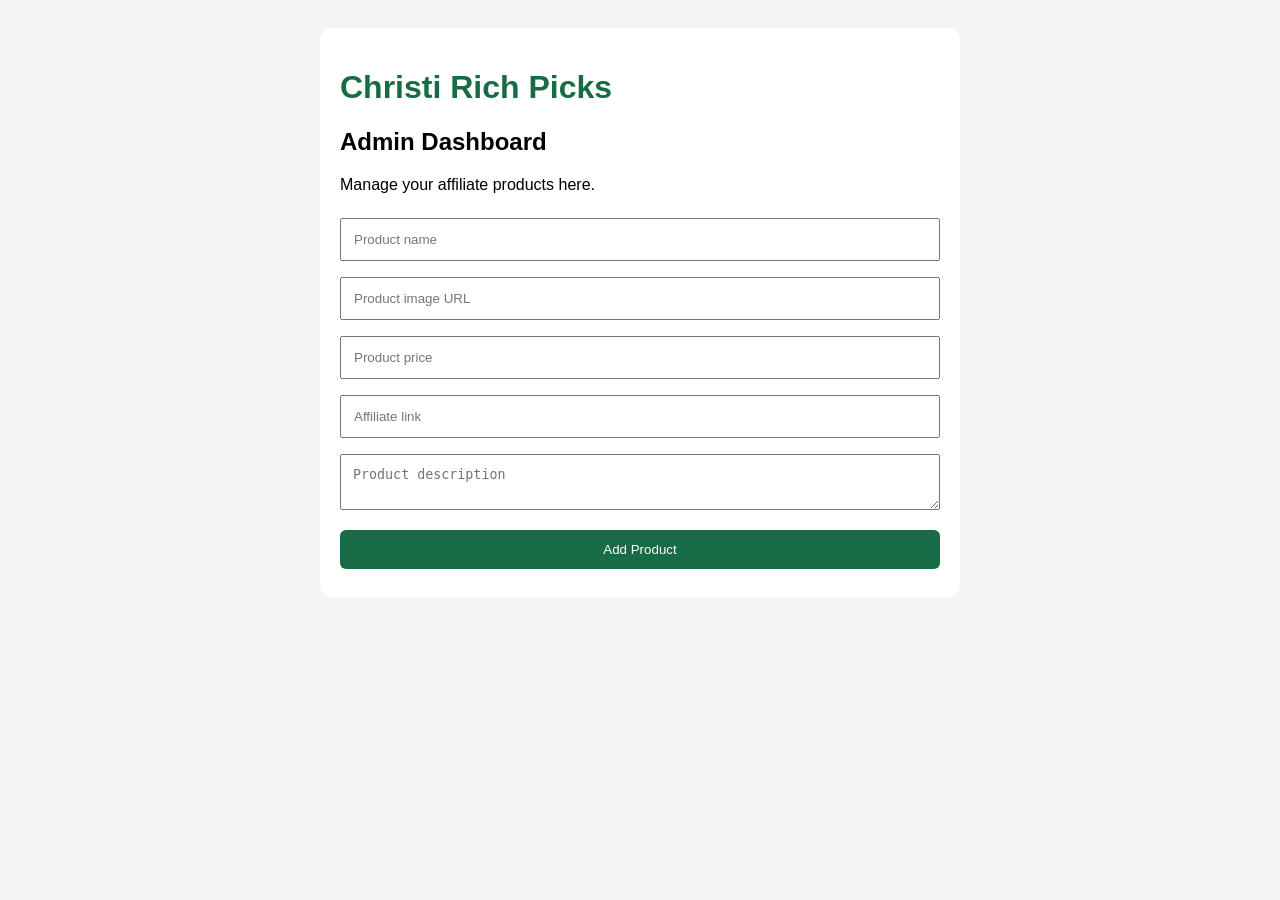
<file: admin/index.html>
<!DOCTYPE html>
<html lang="en">
<head>
  <meta charset="UTF-8">
  <meta name="viewport" content="width=device-width, initial-scale=1.0">
  <title>Christi Rich Picks Admin</title>
  <style>
    body {
      font-family: Arial, sans-serif;
      background: #f4f4f4;
      padding: 20px;
    }
    .container {
      max-width: 600px;
      margin: auto;
      background: white;
      padding: 20px;
      border-radius: 12px;
    }
    h1 { color: #176b45; }
    input, textarea, button {
      width: 100%;
      padding: 12px;
      margin: 8px 0;
      box-sizing: border-box;
    }
    button {
      background: #176b45;
      color: white;
      border: none;
      border-radius: 6px;
    }
  </style>
</head>
<body>
  <div class="container">
    <h1>Christi Rich Picks</h1>
    <h2>Admin Dashboard</h2>
    <p>Manage your affiliate products here.</p>

    <form>
      <input type="text" placeholder="Product name">
      <input type="text" placeholder="Product image URL">
      <input type="number" placeholder="Product price">
      <input type="url" placeholder="Affiliate link">
      <textarea placeholder="Product description"></textarea>
      <button type="button">Add Product</button>
    </form>
  </div>
</body>
  </html>
</file>
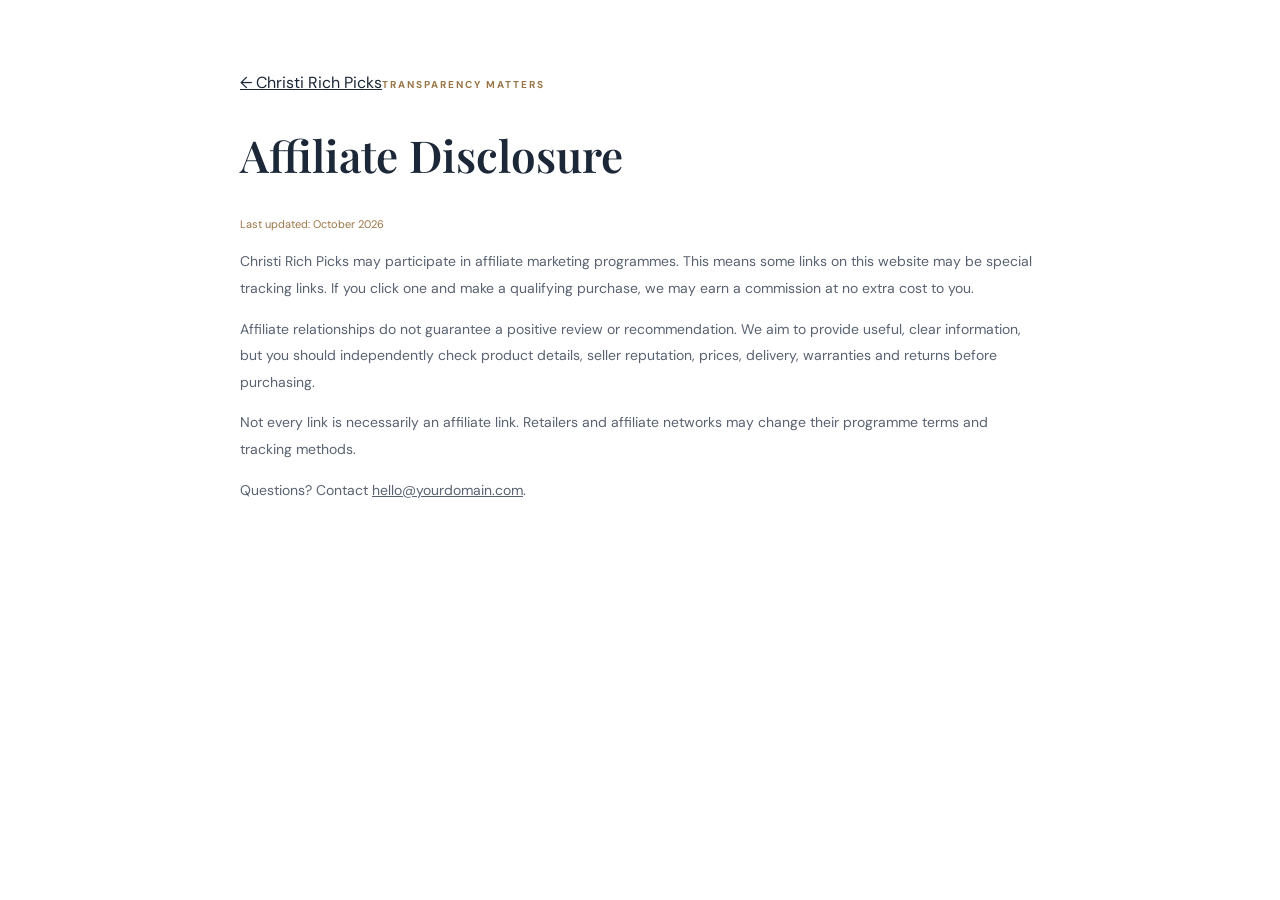
<file: disclosure.html>
<!doctype html><html lang="en"><head><meta charset="utf-8"><meta name="viewport" content="width=device-width,initial-scale=1"><title>Affiliate Disclosure | Christi Rich Picks</title><link rel="stylesheet" href="/styles.css"></head><body><main class="legal-page"><a href="/">← Christi Rich Picks</a><span class="eyebrow">TRANSPARENCY MATTERS</span><h1>Affiliate Disclosure</h1><p class="updated">Last updated: October 2026</p><p>Christi Rich Picks may participate in affiliate marketing programmes. This means some links on this website may be special tracking links. If you click one and make a qualifying purchase, we may earn a commission at no extra cost to you.</p><p>Affiliate relationships do not guarantee a positive review or recommendation. We aim to provide useful, clear information, but you should independently check product details, seller reputation, prices, delivery, warranties and returns before purchasing.</p><p>Not every link is necessarily an affiliate link. Retailers and affiliate networks may change their programme terms and tracking methods.</p><p>Questions? Contact <a href="mailto:hello@yourdomain.com">hello@yourdomain.com</a>.</p></main></body></html>
</file>
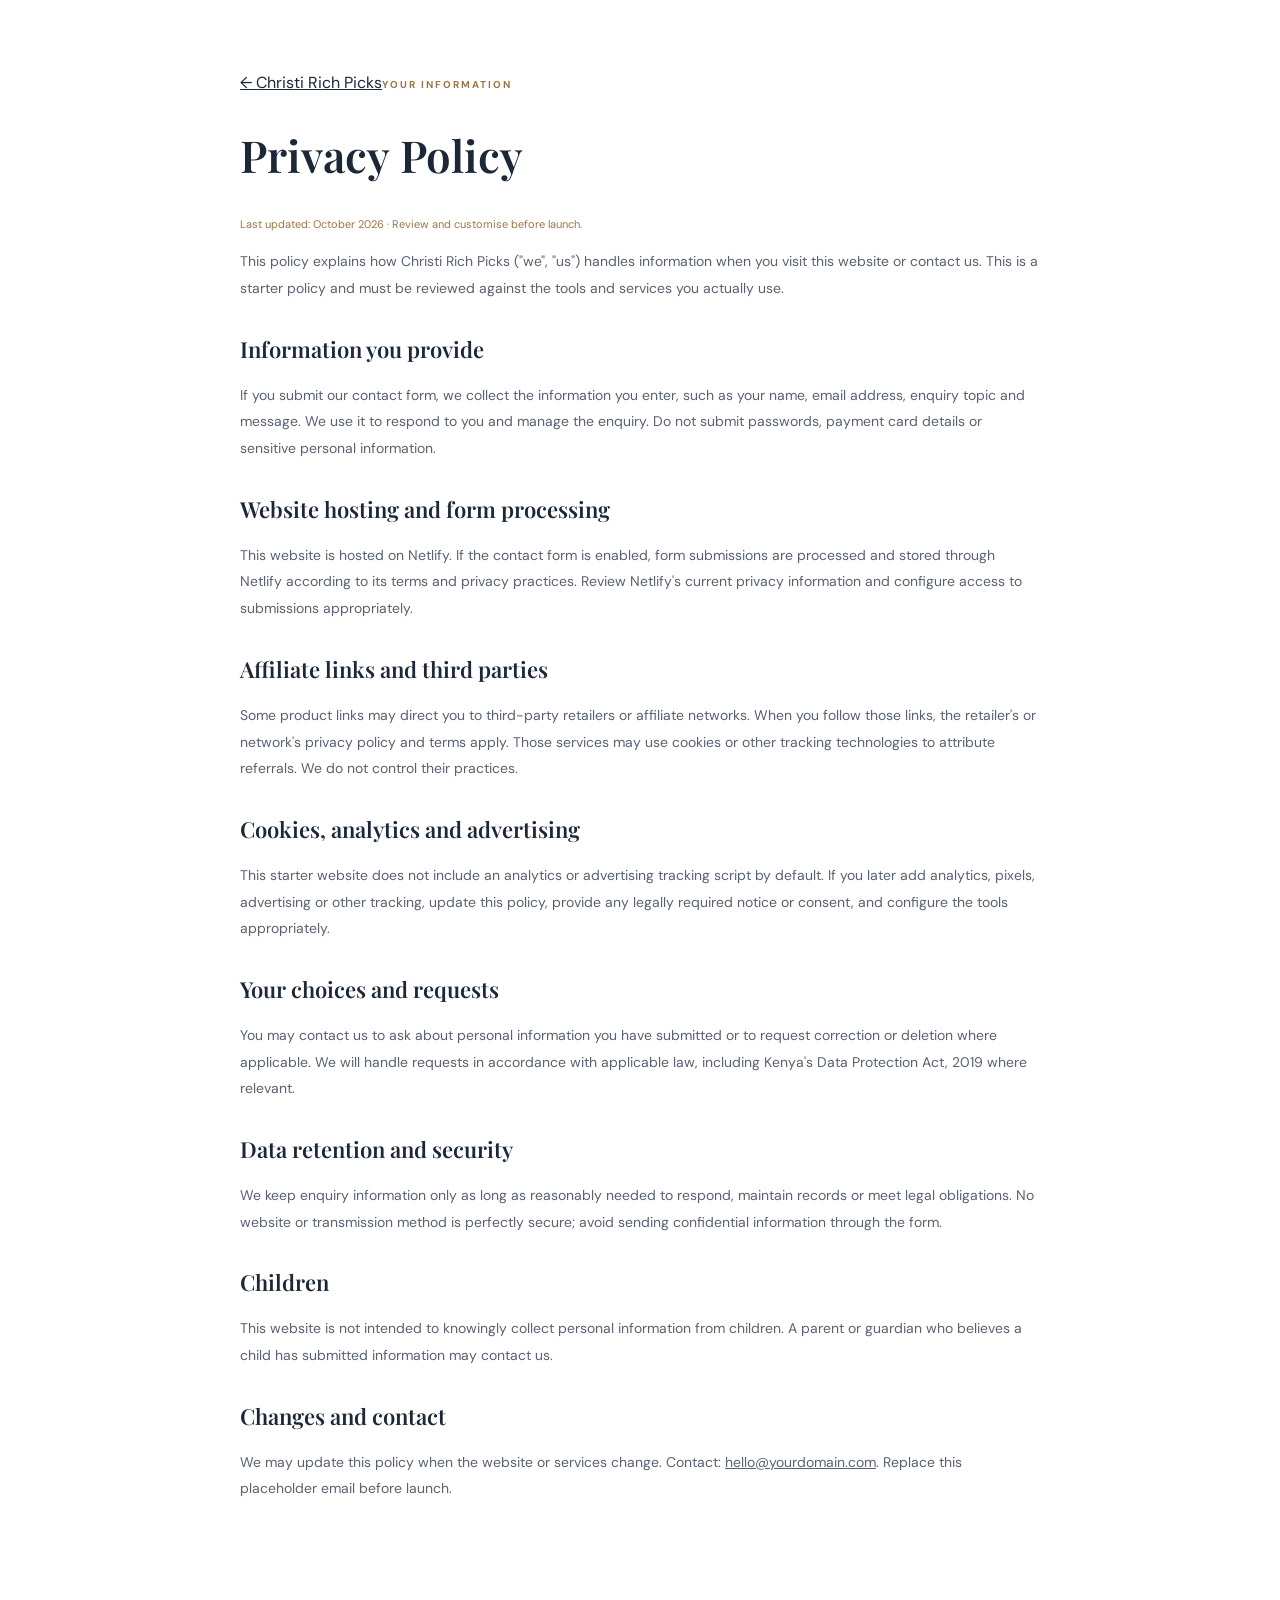
<file: privacy.html>
<!doctype html><html lang="en"><head><meta charset="utf-8"><meta name="viewport" content="width=device-width,initial-scale=1"><title>Privacy Policy | Christi Rich Picks</title><link rel="stylesheet" href="/styles.css"></head><body><main class="legal-page"><a href="/">← Christi Rich Picks</a><span class="eyebrow">YOUR INFORMATION</span><h1>Privacy Policy</h1><p class="updated">Last updated: October 2026 · Review and customise before launch.</p>
<p>This policy explains how Christi Rich Picks ("we", "us") handles information when you visit this website or contact us. This is a starter policy and must be reviewed against the tools and services you actually use.</p>
<h2>Information you provide</h2><p>If you submit our contact form, we collect the information you enter, such as your name, email address, enquiry topic and message. We use it to respond to you and manage the enquiry. Do not submit passwords, payment card details or sensitive personal information.</p>
<h2>Website hosting and form processing</h2><p>This website is hosted on Netlify. If the contact form is enabled, form submissions are processed and stored through Netlify according to its terms and privacy practices. Review Netlify's current privacy information and configure access to submissions appropriately.</p>
<h2>Affiliate links and third parties</h2><p>Some product links may direct you to third-party retailers or affiliate networks. When you follow those links, the retailer's or network's privacy policy and terms apply. Those services may use cookies or other tracking technologies to attribute referrals. We do not control their practices.</p>
<h2>Cookies, analytics and advertising</h2><p>This starter website does not include an analytics or advertising tracking script by default. If you later add analytics, pixels, advertising or other tracking, update this policy, provide any legally required notice or consent, and configure the tools appropriately.</p>
<h2>Your choices and requests</h2><p>You may contact us to ask about personal information you have submitted or to request correction or deletion where applicable. We will handle requests in accordance with applicable law, including Kenya's Data Protection Act, 2019 where relevant.</p>
<h2>Data retention and security</h2><p>We keep enquiry information only as long as reasonably needed to respond, maintain records or meet legal obligations. No website or transmission method is perfectly secure; avoid sending confidential information through the form.</p>
<h2>Children</h2><p>This website is not intended to knowingly collect personal information from children. A parent or guardian who believes a child has submitted information may contact us.</p>
<h2>Changes and contact</h2><p>We may update this policy when the website or services change. Contact: <a href="mailto:hello@yourdomain.com">hello@yourdomain.com</a>. Replace this placeholder email before launch.</p></main></body></html>
</file>
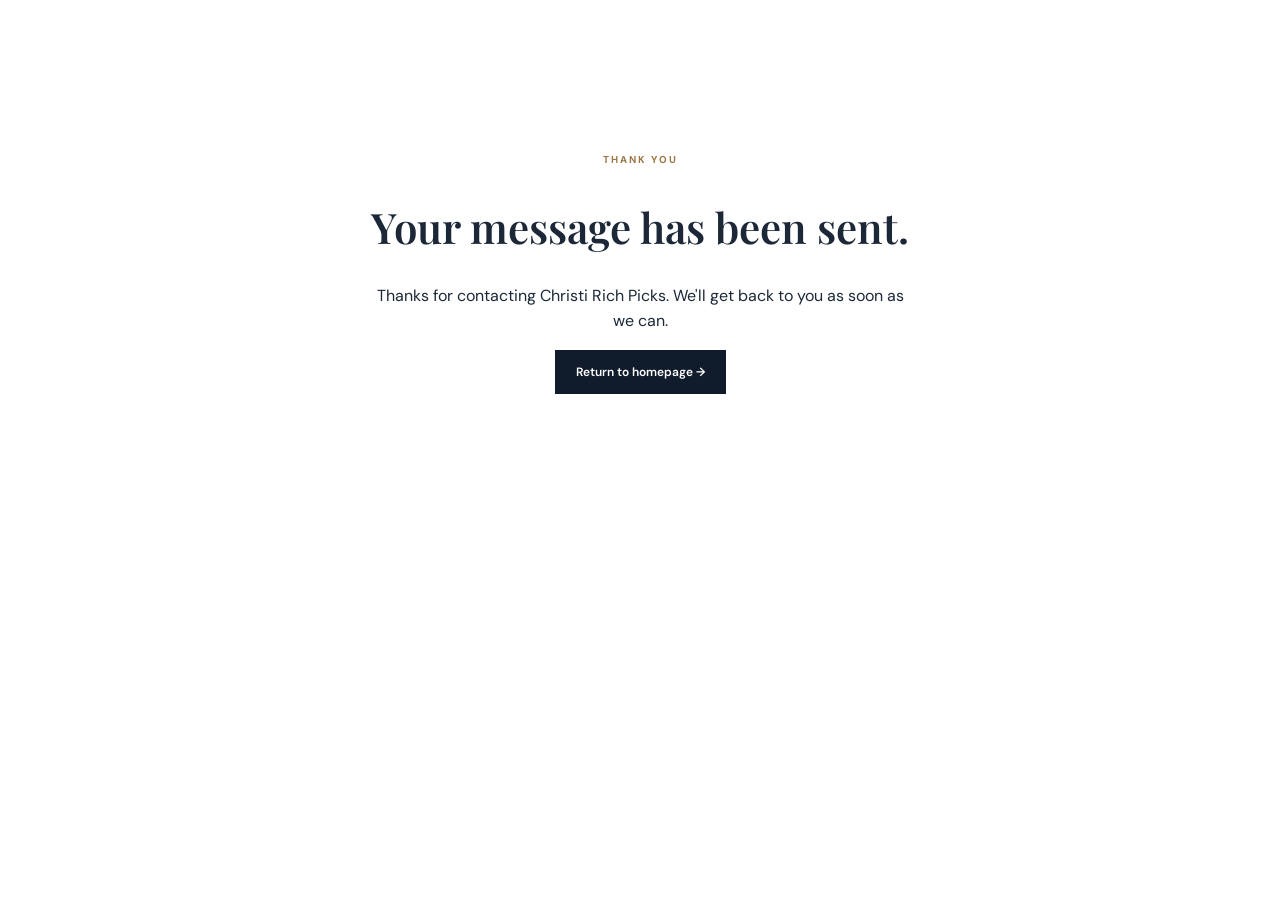
<file: success.html>
<!doctype html><html lang="en"><head><meta charset="utf-8"><meta name="viewport" content="width=device-width,initial-scale=1"><title>Message sent | Christi Rich Picks</title><link rel="stylesheet" href="/styles.css"></head><body><main class="success-page"><span class="eyebrow">THANK YOU</span><h1>Your message has been sent.</h1><p>Thanks for contacting Christi Rich Picks. We'll get back to you as soon as we can.</p><a class="button button-primary" href="/">Return to homepage →</a></main></body></html>
</file>
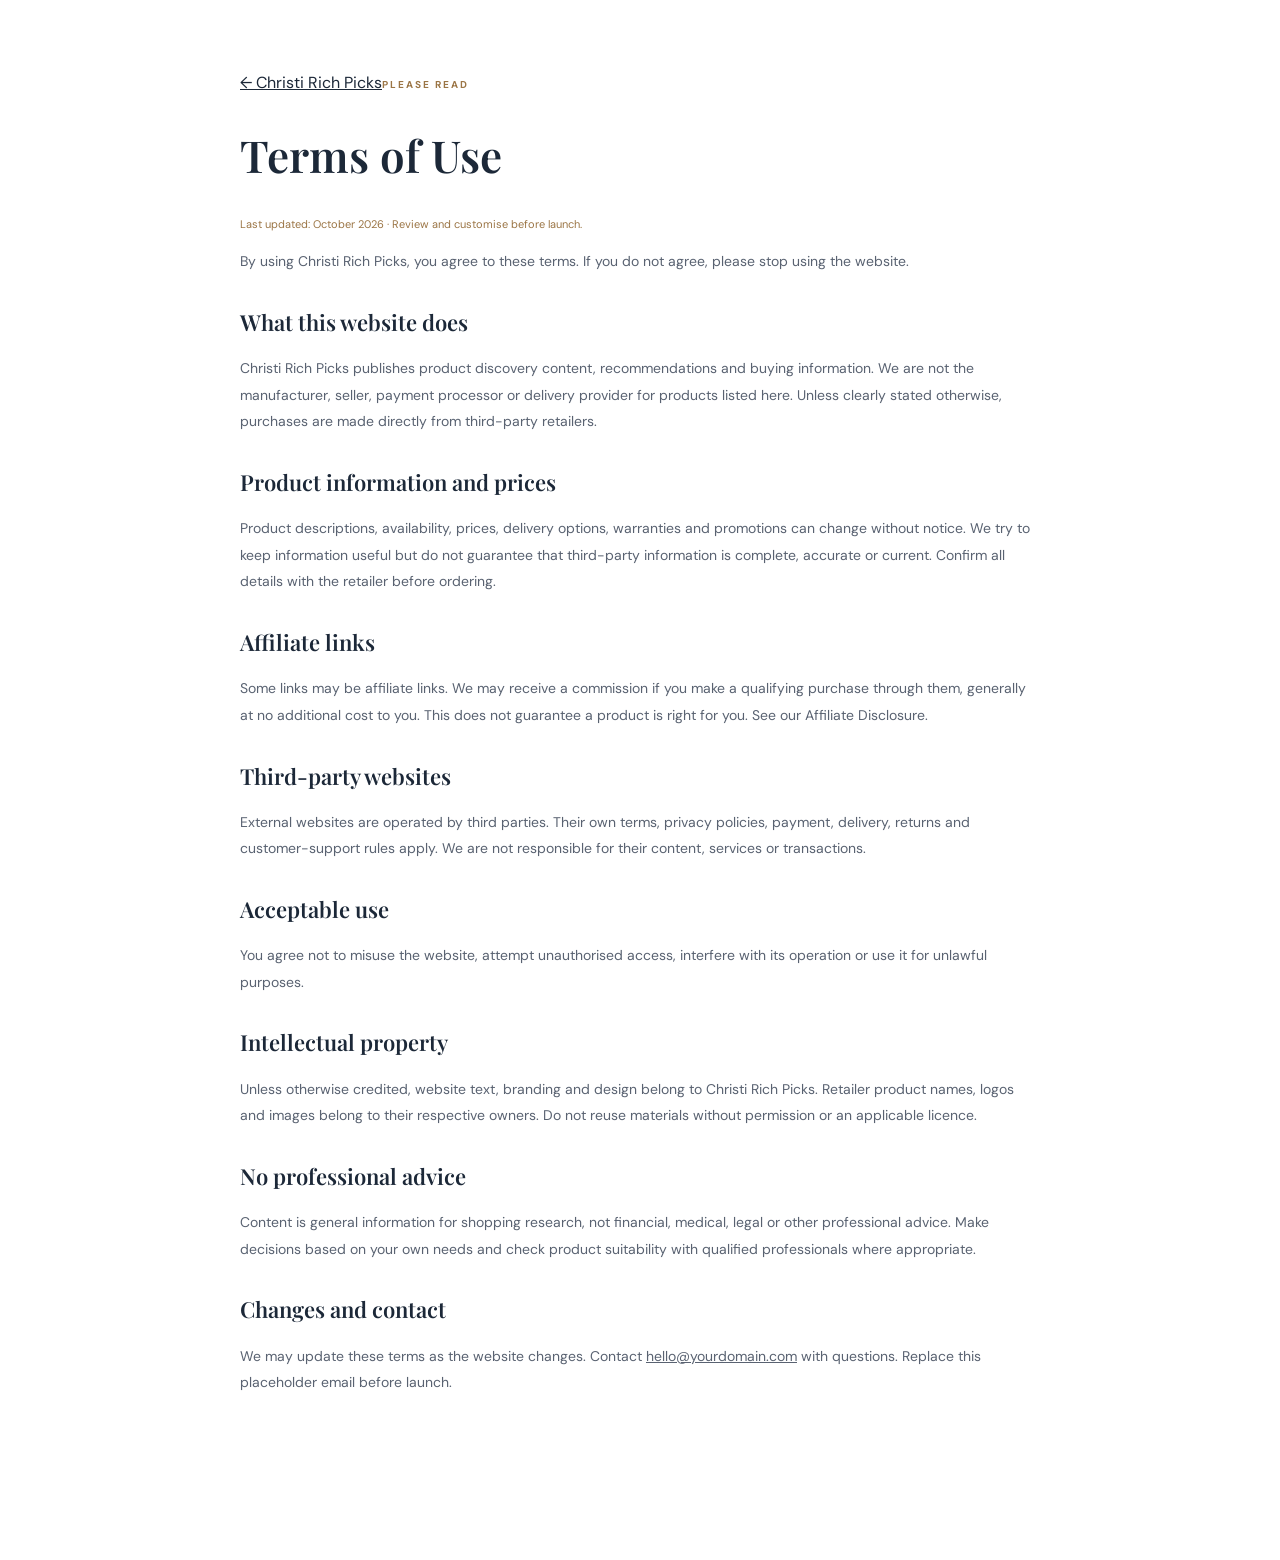
<file: terms.html>
<!doctype html><html lang="en"><head><meta charset="utf-8"><meta name="viewport" content="width=device-width,initial-scale=1"><title>Terms of Use | Christi Rich Picks</title><link rel="stylesheet" href="/styles.css"></head><body><main class="legal-page"><a href="/">← Christi Rich Picks</a><span class="eyebrow">PLEASE READ</span><h1>Terms of Use</h1><p class="updated">Last updated: October 2026 · Review and customise before launch.</p>
<p>By using Christi Rich Picks, you agree to these terms. If you do not agree, please stop using the website.</p>
<h2>What this website does</h2><p>Christi Rich Picks publishes product discovery content, recommendations and buying information. We are not the manufacturer, seller, payment processor or delivery provider for products listed here. Unless clearly stated otherwise, purchases are made directly from third-party retailers.</p>
<h2>Product information and prices</h2><p>Product descriptions, availability, prices, delivery options, warranties and promotions can change without notice. We try to keep information useful but do not guarantee that third-party information is complete, accurate or current. Confirm all details with the retailer before ordering.</p>
<h2>Affiliate links</h2><p>Some links may be affiliate links. We may receive a commission if you make a qualifying purchase through them, generally at no additional cost to you. This does not guarantee a product is right for you. See our Affiliate Disclosure.</p>
<h2>Third-party websites</h2><p>External websites are operated by third parties. Their own terms, privacy policies, payment, delivery, returns and customer-support rules apply. We are not responsible for their content, services or transactions.</p>
<h2>Acceptable use</h2><p>You agree not to misuse the website, attempt unauthorised access, interfere with its operation or use it for unlawful purposes.</p>
<h2>Intellectual property</h2><p>Unless otherwise credited, website text, branding and design belong to Christi Rich Picks. Retailer product names, logos and images belong to their respective owners. Do not reuse materials without permission or an applicable licence.</p>
<h2>No professional advice</h2><p>Content is general information for shopping research, not financial, medical, legal or other professional advice. Make decisions based on your own needs and check product suitability with qualified professionals where appropriate.</p>
<h2>Changes and contact</h2><p>We may update these terms as the website changes. Contact <a href="mailto:hello@yourdomain.com">hello@yourdomain.com</a> with questions. Replace this placeholder email before launch.</p></main></body></html>
</file>
<file: styles.css>
@import url('https://fonts.googleapis.com/css2?family=DM+Sans:wght@400;500;600;700&family=Playfair+Display:ital,wght@0,600;0,700;1,600;1,700&display=swap');
:root{--navy:#101b2b;--ink:#1c2838;--muted:#667181;--cream:#f7f5ef;--gold:#c69b5c;--line:#e8e5dd;--white:#fff;--green:#607d6b}
*{box-sizing:border-box}html{scroll-behavior:smooth}body{margin:0;color:var(--ink);font-family:'DM Sans',Arial,sans-serif;background:#fff;line-height:1.6}a{color:inherit}.announcement{background:var(--navy);color:#e9d6b7;text-align:center;padding:8px 15px;font-size:11px;letter-spacing:.13em;text-transform:uppercase}.site-header{height:86px;padding:0 max(5vw,22px);display:flex;align-items:center;justify-content:space-between;border-bottom:1px solid var(--line);gap:24px}.brand{display:flex;align-items:center;gap:11px;text-decoration:none}.brand-mark{width:43px;height:43px;border:1px solid var(--gold);color:var(--gold);display:grid;place-items:center;font-family:'Playfair Display',serif;font-size:17px}.brand strong{display:block;font-family:'Playfair Display',serif;font-size:18px;line-height:1.2}.brand small{display:block;font-size:8px;letter-spacing:.17em;color:var(--muted);margin-top:4px}.site-header nav{display:flex;gap:30px}.site-header nav a,.footer-bottom a{font-size:12px;text-decoration:none;color:#485363}.site-header nav a:hover,.footer-bottom a:hover{color:var(--gold)}.header-cta{font-size:12px;text-decoration:none;border-bottom:1px solid var(--gold);padding:9px 0}.header-cta span,.button span{margin-left:12px}.menu-toggle{display:none;background:none;border:0;font-size:24px}.hero{min-height:540px;background:var(--cream);padding:75px max(8vw,25px);display:grid;grid-template-columns:1.1fr .9fr;align-items:center;gap:7vw;overflow:hidden}.eyebrow{font-size:10px;letter-spacing:.2em;color:#9b7545;font-weight:700}.hero h1{font-family:'Playfair Display',serif;font-size:clamp(48px,6vw,76px);line-height:1.04;letter-spacing:-.04em;margin:18px 0}.hero h1 em,.about-section h2 em{color:#a47d4c;font-weight:600}.hero-copy>p{max-width:500px;color:#667181;font-size:15px}.hero-actions{display:flex;align-items:center;gap:25px;margin-top:30px}.button{display:inline-flex;align-items:center;justify-content:center;padding:14px 21px;text-decoration:none;border:0;font:600 12px 'DM Sans',sans-serif;cursor:pointer}.button-primary{background:var(--navy);color:white}.button-primary:hover{background:#263b55}.text-link{font-size:12px;text-decoration:none;border-bottom:1px solid var(--gold);padding-bottom:5px}.trust-row{display:flex;gap:22px;margin-top:38px;color:#758071;font-size:10px}.hero-art{height:360px;position:relative;display:grid;place-items:center}.art-orbit{position:absolute;border:1px solid #dfd4c1;border-radius:50%;width:340px;height:340px}.orbit-two{width:280px;height:280px;border-style:dashed}.art-card-main{width:230px;height:285px;background:var(--navy);color:white;padding:30px;display:flex;flex-direction:column;justify-content:center;box-shadow:18px 20px 0 #e4d9c7;transform:rotate(-4deg);z-index:1}.art-icon{font-size:31px;color:var(--gold)}.art-card-main small{font-size:9px;letter-spacing:.18em;color:#d5bd99}.art-card-main strong{font:600 32px/1.12 'Playfair Display',serif;margin:22px 0}.art-line{height:1px;background:#7f705c;width:50px;margin-bottom:13px}.floating-tag{position:absolute;background:white;padding:10px 14px;font-size:9px;letter-spacing:.12em;box-shadow:0 7px 25px #17263a12;z-index:2}.tag-top{top:35px;right:0}.tag-bottom{bottom:28px;left:0}.benefit-strip{display:grid;grid-template-columns:repeat(3,1fr);padding:28px 9%;border-bottom:1px solid var(--line);gap:30px}.benefit-strip>div{display:grid;grid-template-columns:30px 1fr;column-gap:12px}.benefit-strip span{grid-row:span 2;color:var(--gold);font:italic 18px 'Playfair Display',serif}.benefit-strip strong{font-size:12px}.benefit-strip small{font-size:10px;color:var(--muted)}.section{padding:88px max(8vw,25px)}.section-heading{display:flex;justify-content:space-between;align-items:end;gap:25px;margin-bottom:35px}.section h2,.editorial h2,.newsletter-band h2{font:600 clamp(32px,4vw,45px)/1.15 'Playfair Display',serif;letter-spacing:-.025em;margin:10px 0}.section-heading p,.editorial-copy p,.about-section p{color:var(--muted);font-size:13px;max-width:560px}.collection-note{font-size:10px;color:var(--muted)}.shop-controls{display:flex;justify-content:space-between;gap:20px;align-items:center;margin-bottom:25px;flex-wrap:wrap}.search-box{border:1px solid var(--line);padding:0 12px;display:flex;align-items:center;gap:8px;width:240px;height:42px}.search-box span{font-size:23px;color:var(--gold)}.search-box input{border:0;outline:0;width:100%;font:12px 'DM Sans'}.category-filters{display:flex;gap:7px;flex-wrap:wrap}.filter{border:1px solid var(--line);background:white;padding:9px 13px;font:11px 'DM Sans';cursor:pointer}.filter.active,.filter:hover{background:var(--navy);color:white;border-color:var(--navy)}.product-grid{display:grid;grid-template-columns:repeat(4,1fr);gap:18px}.product-card{border:1px solid var(--line);background:white;min-width:0;display:flex;flex-direction:column}.product-image{height:185px;background:#f3f1eb;display:grid;place-items:center;overflow:hidden;position:relative}.product-image img{width:100%;height:100%;object-fit:cover}.product-placeholder{font:600 38px 'Playfair Display';color:#c7b89f}.product-category{position:absolute;top:12px;left:12px;background:#ffffffeb;padding:5px 8px;font-size:9px;letter-spacing:.08em;text-transform:uppercase}.product-info{padding:17px;display:flex;flex-direction:column;flex:1}.product-info h3{font:600 18px 'Playfair Display';margin:0 0 7px}.product-info p{font-size:11px;color:var(--muted);margin:0 0 15px;flex:1}.product-meta{font-size:10px;color:#9b7545;margin-bottom:13px}.product-button{display:block;text-align:center;background:var(--navy);color:white;text-decoration:none;padding:11px;font-size:10px;letter-spacing:.04em}.product-button.disabled{background:#e9e7e1;color:#72777d;pointer-events:none}.catalogue-note{font-size:10px;color:#858b92;margin-top:20px}.loading,.empty-state{padding:35px;text-align:center;color:var(--muted);grid-column:1/-1}.editorial{background:#f4f1e9;display:grid;grid-template-columns:1fr 1fr;min-height:390px}.editorial-art{background:var(--navy);color:#d8c29f;display:flex;align-items:center;justify-content:center;position:relative;min-height:350px}.guide-stamp{width:205px;height:205px;border:1px solid #9e835b;border-radius:50%;display:grid;place-content:center;text-align:center;font:600 26px/1.12 'Playfair Display';letter-spacing:.08em;transform:rotate(-9deg)}.editorial-art>span{position:absolute;bottom:25px;font-size:8px;letter-spacing:.2em}.editorial-copy{padding:70px 10%;align-self:center}.editorial-copy p{max-width:440px;margin-bottom:25px}.about-section{display:grid;grid-template-columns:1fr 1fr;gap:10%;align-items:center}.about-section h2{font-size:clamp(32px,4vw,45px)}.about-section p{line-height:1.9}.newsletter-band{background:#a47d4c;color:white;padding:54px max(8vw,25px);display:flex;align-items:center;justify-content:space-between;gap:30px}.newsletter-band .eyebrow{color:#f0dfc7}.newsletter-band h2{font-size:38px;margin:8px 0}.newsletter-band p{font-size:12px;color:#f3e8d9}.button-light{background:white;color:var(--navy);white-space:nowrap}.contact-section{background:#faf9f6}.contact-layout{display:grid;grid-template-columns:.8fr 1.2fr;gap:10%}.contact-details h3{font:600 22px 'Playfair Display'}.contact-details p{font-size:12px;color:var(--muted);max-width:310px}.contact-details>a{font-size:13px;color:#9b7545}.social-links{display:flex;gap:18px;margin-top:30px}.social-links a{font-size:11px;text-decoration:none;border-bottom:1px solid var(--gold)}.contact-form{display:grid;grid-template-columns:1fr 1fr;gap:16px}.contact-form label{font-size:10px;color:#596271;display:flex;flex-direction:column;gap:7px}.contact-form label:nth-child(4){grid-column:1/-1}.contact-form input,.contact-form select,.contact-form textarea{width:100%;border:1px solid var(--line);background:white;padding:12px;font:12px 'DM Sans';color:var(--ink)}.contact-form textarea{resize:vertical}.contact-form button{justify-self:start}.contact-form>small{grid-column:1/-1;font-size:9px;color:var(--muted)}.contact-form>small a{color:#9b7545}.hidden{display:none}.site-footer{background:var(--navy);color:white;padding:45px max(8vw,25px) 25px}.footer-top{display:flex;justify-content:space-between;align-items:center;gap:25px;padding-bottom:35px;border-bottom:1px solid #ffffff25}.brand-footer strong{color:white}.brand-footer small{color:#aab2bc}.footer-top p{font-size:11px;color:#aab2bc}.footer-top-link{font-size:11px;color:#d8c29f;text-decoration:none}.footer-bottom{display:flex;justify-content:space-between;gap:20px;padding-top:20px;font-size:10px;color:#aab2bc}.footer-bottom div{display:flex;gap:20px;flex-wrap:wrap}.footer-bottom a{color:#d3d8dd}.footer-disclosure{font-size:9px;color:#8e9aa8;max-width:850px;margin-top:22px}.legal-page{max-width:850px;margin:70px auto;padding:0 25px 80px}.legal-page h1{font:600 44px 'Playfair Display'}.legal-page h2{font:600 22px 'Playfair Display';margin-top:32px}.legal-page p,.legal-page li{font-size:14px;color:#596271;line-height:1.9}.legal-page .updated{font-size:11px;color:#9b7545}.success-page{text-align:center;max-width:600px;margin:120px auto;padding:25px}.success-page h1{font:600 42px 'Playfair Display'}
@media(max-width:900px){.site-header{padding:0 22px}.site-header nav{gap:15px}.hero{padding:60px 6%;gap:3vw}.product-grid{grid-template-columns:repeat(2,1fr)}.section{padding:70px 6%}}
@media(max-width:650px){.site-header{height:72px}.menu-toggle{display:block;margin-left:auto}.site-header nav{display:none;position:absolute;z-index:5;top:72px;left:0;right:0;background:white;padding:18px 25px;box-shadow:0 12px 20px #0001;flex-direction:column}.site-header nav.open{display:flex}.header-cta{display:none}.hero{grid-template-columns:1fr;padding:55px 25px 35px}.hero-art{height:300px}.art-orbit{width:280px;height:280px}.orbit-two{width:235px;height:235px}.art-card-main{height:235px;width:190px;padding:22px}.art-card-main strong{font-size:27px}.benefit-strip{padding:22px 25px;grid-template-columns:1fr;gap:18px}.section{padding:60px 23px}.section-heading{align-items:start;flex-direction:column}.shop-controls{align-items:stretch}.search-box{width:100%}.category-filters{overflow:auto;flex-wrap:nowrap;padding-bottom:5px}.filter{white-space:nowrap}.product-grid{gap:10px}.product-image{height:135px}.product-info{padding:12px}.product-info h3{font-size:16px}.product-info p{font-size:10px}.editorial{grid-template-columns:1fr}.editorial-art{min-height:270px}.editorial-copy{padding:48px 25px}.about-section{grid-template-columns:1fr;gap:10px}.newsletter-band{padding:45px 25px;align-items:flex-start;flex-direction:column}.contact-layout{grid-template-columns:1fr;gap:30px}.contact-form{grid-template-columns:1fr}.contact-form label:nth-child(4){grid-column:auto}.contact-form>small{grid-column:auto}.footer-top{align-items:flex-start;flex-direction:column}.footer-bottom{flex-direction:column}.footer-bottom div{gap:14px}.trust-row{flex-direction:column;gap:7px}}
</file>
